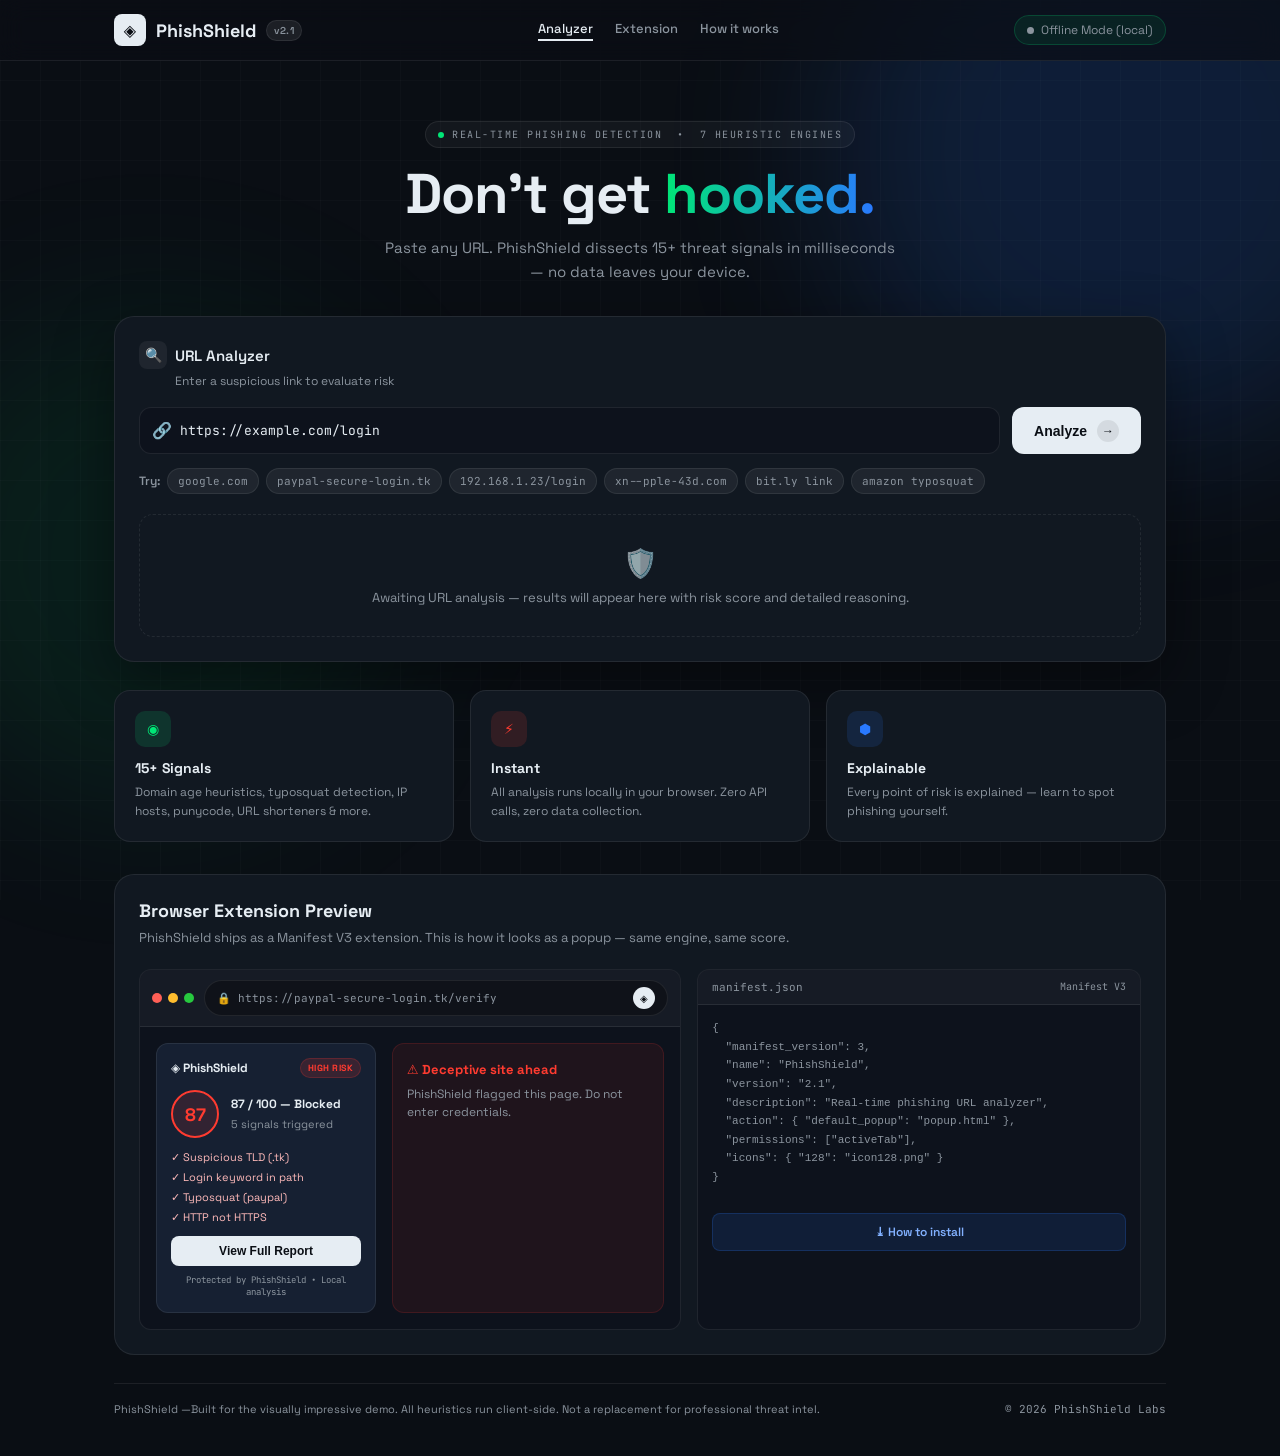
<file: index.html>
<!DOCTYPE html>
<html lang="en">
<head>
<meta charset="UTF-8">
<meta name="viewport" content="width=device-width, initial-scale=1.0">
<title>PhishShield — URL Threat Analyzer</title>
<link rel="stylesheet" href="style.css">
<link href="https://fonts.googleapis.com/css2?family=JetBrains+Mono:wght@400;700&family=Space+Grotesk:wght@400;500;600;700&display=swap" rel="stylesheet">
</head>
<body>
<div class="bg-grid"></div>
<div class="bg-glow glow-1"></div>
<div class="bg-glow glow-2"></div>

<header class="nav">
  <div class="nav-inner">
    <div class="logo">
      <div class="logo-icon">◈</div>
      <span>PhishShield</span>
      <span class="badge">v2.1</span>
    </div>
    <div class="nav-links">
      <span class="nav-link active">Analyzer</span>
      <span class="nav-link" onclick="document.getElementById('extension-preview').scrollIntoView({behavior:'smooth'})">Extension</span>
      <span class="nav-link" onclick="document.getElementById('how-it-works').scrollIntoView({behavior:'smooth'})">How it works</span>
    </div>
    <div class="nav-cta">
      <span class="shield-status"><span class="dot"></span> Protection Active</span>
    </div>
  </div>
</header>

<main class="container">
  <!-- Hero -->
  <div class="hero">
    <div class="hero-tag"><span class="pulse"></span> REAL-TIME PHISHING DETECTION &nbsp;•&nbsp; 7 HEURISTIC ENGINES</div>
    <h1>Don't get <span class="gradient">hooked.</span></h1>
    <p>Paste any URL. PhishShield dissects 15+ threat signals in milliseconds — no data leaves your device.</p>
  </div>

  <!-- Analyzer Card -->
  <div class="analyzer-card">
    <div class="card-header">
      <div class="card-title"><span class="icon">🔍</span> URL Analyzer</div>
      <div class="card-subtitle">Enter a suspicious link to evaluate risk</div>
    </div>

    <div class="input-row">
      <div class="input-wrap">
        <span class="input-icon">🔗</span>
        <input id="urlInput" type="text" placeholder="https://example.com/login" spellcheck="false" autocomplete="off">
        <button id="clearBtn" class="clear-btn" title="Clear">✕</button>
      </div>
      <button id="analyzeBtn" class="analyze-btn">
        <span>Analyze</span>
        <span class="btn-arrow">→</span>
      </button>
    </div>

    <div class="quick-tests">
      <span>Try:</span>
      <button class="chip" data-url="https://google.com">google.com</button>
      <button class="chip" data-url="http://paypal-secure-login.tk/verify/account?session=abc">paypal-secure-login.tk</button>
      <button class="chip" data-url="http://192.168.1.23/login">192.168.1.23/login</button>
      <button class="chip" data-url="https://xn--pple-43d.com/login">xn--pple-43d.com</button>
      <button class="chip" data-url="https://bit.ly/3xAmz12">bit.ly link</button>
      <button class="chip" data-url="https://amazon.com-signin.suspicious-site.ga/auth">amazon typosquat</button>
    </div>

    <!-- Results -->
    <div id="result" class="result hidden">
      <div class="result-grid">
        <!-- Score Gauge -->
        <div class="gauge-card">
          <div class="gauge-wrap">
            <svg width="160" height="160" viewBox="0 0 160 160">
              <circle cx="80" cy="80" r="70" fill="none" stroke="rgba(255,255,255,0.08)" stroke-width="12"/>
              <circle id="gaugeProgress" cx="80" cy="80" r="70" fill="none" stroke="#00E676" stroke-width="12" stroke-linecap="round"
                stroke-dasharray="439.82" stroke-dashoffset="439.82" transform="rotate(-90 80 80)"/>
            </svg>
            <div class="gauge-center">
              <div id="scoreValue" class="gauge-score">0</div>
              <div class="gauge-label">/ 100</div>
              <div id="riskLabel" class="gauge-risk">LOW RISK</div>
            </div>
          </div>
          <div id="riskDesc" class="risk-desc">No significant threats detected.</div>
          <div class="meta-row">
            <span id="metaDomain">—</span>
            <span id="metaTime">—</span>
          </div>
        </div>

        <!-- Reasons -->
        <div class="reasons-card">
          <div class="reasons-title">Detection Signals <span id="signalCount">0/15</span></div>
          <ul id="reasonsList" class="reasons-list"></ul>
        </div>
      </div>

      <!-- Breakdown -->
      <div class="breakdown">
        <div class="breakdown-title">Heuristic Breakdown</div>
        <div id="breakdownGrid" class="breakdown-grid"></div>
      </div>

      <div class="action-row">
        <div id="verdictBox" class="verdict safe">✓ This URL appears safe. Still verify the sender before entering credentials.</div>
        <button id="copyBtn" class="secondary-btn">Copy Report</button>
      </div>
    </div>

    <div id="emptyResult" class="empty-result">
      <div class="empty-icon">🛡️</div>
      <p>Awaiting URL analysis — results will appear here with risk score and detailed reasoning.</p>
    </div>
  </div>

  <!-- How it works -->
  <section id="how-it-works" class="features">
    <div class="feature">
      <div class="f-icon" style="background:#00E67622;color:#00E676">◉</div>
      <h3>15+ Signals</h3>
      <p>Domain age heuristics, typosquat detection, IP hosts, punycode, URL shorteners & more.</p>
    </div>
    <div class="feature">
      <div class="f-icon" style="background:#FF3B3022;color:#FF3B30">⚡</div>
      <h3>Instant</h3>
      <p>All analysis runs locally in your browser. Zero API calls, zero data collection.</p>
    </div>
    <div class="feature">
      <div class="f-icon" style="background:#2979FF22;color:#2979FF">⬢</div>
      <h3>Explainable</h3>
      <p>Every point of risk is explained — learn to spot phishing yourself.</p>
    </div>
  </section>

  <!-- Extension Preview -->
  <section id="extension-preview" class="extension-section">
    <div class="ext-header">
      <h2>Browser Extension Preview</h2>
      <p>PhishShield ships as a Manifest V3 extension. This is how it looks as a popup — same engine, same score.</p>
    </div>
    <div class="ext-demo">
      <div class="browser-mock">
        <div class="browser-bar">
          <div class="traffic"><span></span><span></span><span></span></div>
          <div class="address-bar">🔒 https://paypal-secure-login.tk/verify <span class="ext-icon">◈</span></div>
        </div>
        <div class="browser-body">
          <div class="ext-popup">
            <div class="ext-popup-header">
              <span class="ext-logo">◈ PhishShield</span>
              <span class="ext-badge high">HIGH RISK</span>
            </div>
            <div class="ext-score-row">
              <div class="ext-gauge">87</div>
              <div class="ext-score-info">
                <strong>87 / 100 — Blocked</strong>
                <span>5 signals triggered</span>
              </div>
            </div>
            <ul class="ext-list">
              <li>✓ Suspicious TLD (.tk)</li>
              <li>✓ Login keyword in path</li>
              <li>✓ Typosquat (paypal)</li>
              <li>✓ HTTP not HTTPS</li>
            </ul>
            <button class="ext-btn">View Full Report</button>
            <div class="ext-footer">Protected by PhishShield • Local analysis</div>
          </div>
          <div class="browser-warning">
            <strong>⚠️ Deceptive site ahead</strong>
            <p>PhishShield flagged this page. Do not enter credentials.</p>
          </div>
        </div>
      </div>
      <div class="ext-code">
        <div class="code-header">manifest.json <span>Manifest V3</span></div>
<pre><code>{
  "manifest_version": 3,
  "name": "PhishShield",
  "version": "2.1",
  "description": "Real-time phishing URL analyzer",
  "action": { "default_popup": "popup.html" },
  "permissions": ["activeTab"],
  "icons": { "128": "icon128.png" }
}</code></pre>
        <a class="download-btn" href="#" onclick="alert('Extension build: copy index.html logic into popup.html + add manifest.json from preview. All analysis is client-side — no build step needed.');return false;">⤓ How to install</a>
      </div>
    </div>
  </section>

  <footer class="footer">
    <span>PhishShield —Built for the visually impressive demo. All heuristics run client-side. Not a replacement for professional threat intel.</span>
    <span class="mono">© 2026 PhishShield Labs</span>
  </footer>
</main>

<script src="script.js"></script>
</body>
</html>
</file>
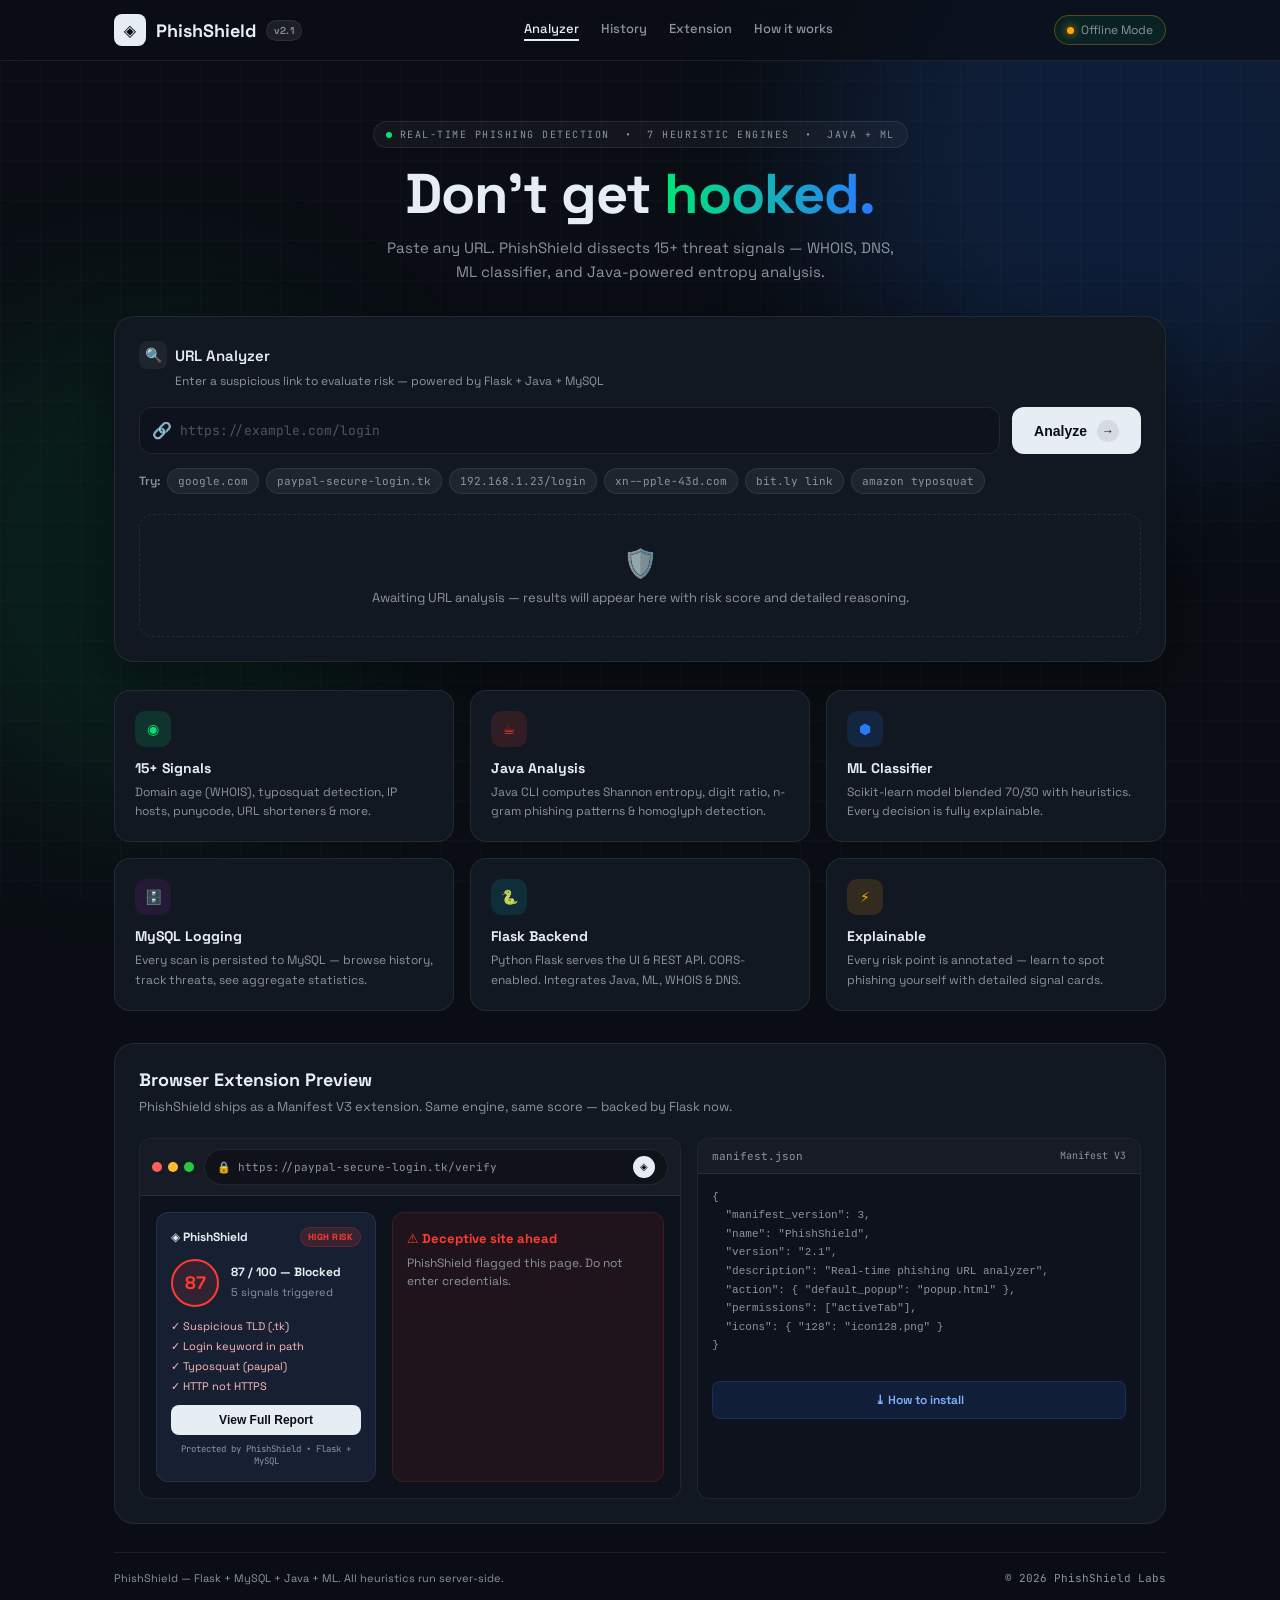
<file: templates/index.html>
<!DOCTYPE html>
<html lang="en">
<head>
<meta charset="UTF-8">
<meta name="viewport" content="width=device-width, initial-scale=1.0">
<title>PhishShield — URL Threat Analyzer</title>
<meta name="description" content="PhishShield analyzes URLs for phishing threats in real-time using 15+ heuristic engines, ML classification, WHOIS, DNS, and Java-powered domain analysis.">
<link rel="stylesheet" href="/static/style.css">
<link href="https://fonts.googleapis.com/css2?family=JetBrains+Mono:wght@400;700&family=Space+Grotesk:wght@400;500;600;700&display=swap" rel="stylesheet">
</head>
<body>
<div class="bg-grid"></div>
<div class="bg-glow glow-1"></div>
<div class="bg-glow glow-2"></div>

<!-- ── Navigation ─────────────────────────────────────────────────────────── -->
<header class="nav">
  <div class="nav-inner">
    <div class="logo">
      <div class="logo-icon">◈</div>
      <span>PhishShield</span>
      <span class="badge">v2.1</span>
    </div>
    <div class="nav-links">
      <span class="nav-link active" id="navAnalyzer" onclick="switchTab('analyzer')">Analyzer</span>
      <span class="nav-link" id="navHistory" onclick="switchTab('history')">History</span>
      <span class="nav-link" onclick="document.getElementById('extension-preview').scrollIntoView({behavior:'smooth'})">Extension</span>
      <span class="nav-link" onclick="document.getElementById('how-it-works').scrollIntoView({behavior:'smooth'})">How it works</span>
    </div>
    <div class="nav-right">
      <span class="shield-status" id="shieldStatus"><span class="dot"></span> Connecting…</span>
    </div>
  </div>
</header>

<main class="container">

  <!-- ════════════════════════════════════════════════════════════════════════ -->
  <!-- TAB: Analyzer                                                           -->
  <!-- ════════════════════════════════════════════════════════════════════════ -->
  <div id="tabAnalyzer">
    <!-- Hero -->
    <div class="hero">
      <div class="hero-tag"><span class="pulse"></span> REAL-TIME PHISHING DETECTION &nbsp;•&nbsp; 7 HEURISTIC ENGINES &nbsp;•&nbsp; JAVA + ML</div>
      <h1>Don't get <span class="gradient">hooked.</span></h1>
      <p>Paste any URL. PhishShield dissects 15+ threat signals — WHOIS, DNS, ML classifier, and Java-powered entropy analysis.</p>
    </div>

    <!-- Stats row (from DB) -->
    <div id="statsRow" class="stats-row hidden">
      <div class="stat-card">
        <div class="stat-value" id="statTotal">—</div>
        <div class="stat-label">Total Scans</div>
      </div>
      <div class="stat-card">
        <div class="stat-value" id="statAvg">—</div>
        <div class="stat-label">Avg Risk Score</div>
      </div>
      <div class="stat-card stat-danger">
        <div class="stat-value" id="statHigh">—</div>
        <div class="stat-label">High Risk</div>
      </div>
      <div class="stat-card stat-warn">
        <div class="stat-value" id="statMedium">—</div>
        <div class="stat-label">Medium Risk</div>
      </div>
      <div class="stat-card stat-safe">
        <div class="stat-value" id="statLow">—</div>
        <div class="stat-label">Low Risk</div>
      </div>
    </div>

    <!-- Analyzer Card -->
    <div class="analyzer-card">
      <div class="card-header">
        <div class="card-title"><span class="icon">🔍</span> URL Analyzer</div>
        <div class="card-subtitle">Enter a suspicious link to evaluate risk — powered by Flask + Java + MySQL</div>
      </div>

      <div class="input-row">
        <div class="input-wrap">
          <span class="input-icon">🔗</span>
          <input id="urlInput" type="text" placeholder="https://example.com/login" spellcheck="false" autocomplete="off">
          <button id="clearBtn" class="clear-btn" title="Clear">✕</button>
        </div>
        <button id="analyzeBtn" class="analyze-btn">
          <span>Analyze</span>
          <span class="btn-arrow">→</span>
        </button>
      </div>

      <div class="quick-tests">
        <span>Try:</span>
        <button class="chip" data-url="https://google.com">google.com</button>
        <button class="chip" data-url="http://paypal-secure-login.tk/verify/account?session=abc">paypal-secure-login.tk</button>
        <button class="chip" data-url="http://192.168.1.23/login">192.168.1.23/login</button>
        <button class="chip" data-url="https://xn--pple-43d.com/login">xn--pple-43d.com</button>
        <button class="chip" data-url="https://bit.ly/3xAmz12">bit.ly link</button>
        <button class="chip" data-url="https://amazon.com-signin.suspicious-site.ga/auth">amazon typosquat</button>
      </div>

      <!-- Results -->
      <div id="result" class="result hidden">
        <div class="result-grid">
          <!-- Score Gauge -->
          <div class="gauge-card">
            <div class="gauge-wrap">
              <svg width="160" height="160" viewBox="0 0 160 160">
                <circle cx="80" cy="80" r="70" fill="none" stroke="rgba(255,255,255,0.08)" stroke-width="12"/>
                <circle id="gaugeProgress" cx="80" cy="80" r="70" fill="none" stroke="#00E676" stroke-width="12"
                  stroke-linecap="round" stroke-dasharray="439.82" stroke-dashoffset="439.82" transform="rotate(-90 80 80)"/>
              </svg>
              <div class="gauge-center">
                <div id="scoreValue" class="gauge-score">0</div>
                <div class="gauge-label">/ 100</div>
                <div id="riskLabel" class="gauge-risk">LOW RISK</div>
              </div>
            </div>
            <div id="riskDesc" class="risk-desc">No significant threats detected.</div>
            <div class="meta-row">
              <span id="metaDomain">—</span>
              <span id="metaTime">—</span>
            </div>
            <!-- Java badge -->
            <div id="javaBadge" class="java-badge hidden">
              <span class="java-icon">☕</span>
              <span id="javaRisk">Java: —</span>
            </div>
            <!-- DB save badge -->
            <div id="dbBadge" class="db-badge hidden">🗄️ Saved to MySQL</div>
          </div>

          <!-- Signals -->
          <div class="reasons-card">
            <div class="reasons-title">Detection Signals <span id="signalCount">0/15</span></div>
            <ul id="reasonsList" class="reasons-list"></ul>
          </div>
        </div>

        <!-- Breakdown -->
        <div class="breakdown">
          <div class="breakdown-title">Heuristic Breakdown</div>
          <div id="breakdownGrid" class="breakdown-grid"></div>
        </div>

        <!-- Java Details panel -->
        <div id="javaPanel" class="java-panel hidden">
          <div class="java-panel-header">
            <span class="java-panel-icon">☕</span>
            <strong>Java Feature Analysis</strong>
            <span id="javaPanelRisk" class="java-risk-badge"></span>
          </div>
          <div id="javaDetails" class="java-details-grid"></div>
        </div>

        <div class="action-row">
          <div id="verdictBox" class="verdict safe">✓ This URL appears safe. Still verify the sender before entering credentials.</div>
          <button id="copyBtn" class="secondary-btn">Copy Report</button>
        </div>
      </div>

      <div id="emptyResult" class="empty-result">
        <div class="empty-icon">🛡️</div>
        <p>Awaiting URL analysis — results will appear here with risk score and detailed reasoning.</p>
      </div>
    </div>

    <!-- How it works -->
    <section id="how-it-works" class="features">
      <div class="feature">
        <div class="f-icon" style="background:#00E67622;color:#00E676">◉</div>
        <h3>15+ Signals</h3>
        <p>Domain age (WHOIS), typosquat detection, IP hosts, punycode, URL shorteners & more.</p>
      </div>
      <div class="feature">
        <div class="f-icon" style="background:#FF3B3022;color:#FF3B30">☕</div>
        <h3>Java Analysis</h3>
        <p>Java CLI computes Shannon entropy, digit ratio, n-gram phishing patterns & homoglyph detection.</p>
      </div>
      <div class="feature">
        <div class="f-icon" style="background:#2979FF22;color:#2979FF">⬢</div>
        <h3>ML Classifier</h3>
        <p>Scikit-learn model blended 70/30 with heuristics. Every decision is fully explainable.</p>
      </div>
      <div class="feature">
        <div class="f-icon" style="background:#9C27B022;color:#CE93D8">🗄️</div>
        <h3>MySQL Logging</h3>
        <p>Every scan is persisted to MySQL — browse history, track threats, see aggregate statistics.</p>
      </div>
      <div class="feature">
        <div class="f-icon" style="background:#00BCD422;color:#4DD0E1">🐍</div>
        <h3>Flask Backend</h3>
        <p>Python Flask serves the UI & REST API. CORS-enabled. Integrates Java, ML, WHOIS & DNS.</p>
      </div>
      <div class="feature">
        <div class="f-icon" style="background:#FFAB0022;color:#FFAB00">⚡</div>
        <h3>Explainable</h3>
        <p>Every risk point is annotated — learn to spot phishing yourself with detailed signal cards.</p>
      </div>
    </section>

    <!-- Extension Preview -->
    <section id="extension-preview" class="extension-section">
      <div class="ext-header">
        <h2>Browser Extension Preview</h2>
        <p>PhishShield ships as a Manifest V3 extension. Same engine, same score — backed by Flask now.</p>
      </div>
      <div class="ext-demo">
        <div class="browser-mock">
          <div class="browser-bar">
            <div class="traffic"><span></span><span></span><span></span></div>
            <div class="address-bar">🔒 https://paypal-secure-login.tk/verify <span class="ext-icon">◈</span></div>
          </div>
          <div class="browser-body">
            <div class="ext-popup">
              <div class="ext-popup-header">
                <span class="ext-logo">◈ PhishShield</span>
                <span class="ext-badge high">HIGH RISK</span>
              </div>
              <div class="ext-score-row">
                <div class="ext-gauge">87</div>
                <div class="ext-score-info">
                  <strong>87 / 100 — Blocked</strong>
                  <span>5 signals triggered</span>
                </div>
              </div>
              <ul class="ext-list">
                <li>✓ Suspicious TLD (.tk)</li>
                <li>✓ Login keyword in path</li>
                <li>✓ Typosquat (paypal)</li>
                <li>✓ HTTP not HTTPS</li>
              </ul>
              <button class="ext-btn">View Full Report</button>
              <div class="ext-footer">Protected by PhishShield • Flask + MySQL</div>
            </div>
            <div class="browser-warning">
              <strong>⚠️ Deceptive site ahead</strong>
              <p>PhishShield flagged this page. Do not enter credentials.</p>
            </div>
          </div>
        </div>
        <div class="ext-code">
          <div class="code-header">manifest.json <span>Manifest V3</span></div>
<pre><code>{
  "manifest_version": 3,
  "name": "PhishShield",
  "version": "2.1",
  "description": "Real-time phishing URL analyzer",
  "action": { "default_popup": "popup.html" },
  "permissions": ["activeTab"],
  "icons": { "128": "icon128.png" }
}</code></pre>
          <a class="download-btn" href="#" onclick="alert('Extension: copy popup logic + manifest. Backend now runs on Flask at port 5000.');return false;">⤓ How to install</a>
        </div>
      </div>
    </section>

    <footer class="footer">
      <span>PhishShield — Flask + MySQL + Java + ML. All heuristics run server-side.</span>
      <span class="mono">© 2026 PhishShield Labs</span>
    </footer>
  </div>

  <!-- ════════════════════════════════════════════════════════════════════════ -->
  <!-- TAB: History                                                             -->
  <!-- ════════════════════════════════════════════════════════════════════════ -->
  <div id="tabHistory" class="hidden">
    <div class="hero" style="padding-bottom:12px">
      <div class="hero-tag"><span class="pulse"></span> MYSQL SCAN HISTORY</div>
      <h1>Scan <span class="gradient">History</span></h1>
      <p>All URL analyses are persisted to MySQL. Browse your scan log below.</p>
    </div>

    <div class="history-toolbar">
      <button class="secondary-btn" id="refreshHistoryBtn" onclick="loadHistory()">⟳ Refresh</button>
      <div id="historyDbStatus" class="history-db-status"></div>
    </div>

    <div id="historyEmpty" class="empty-result hidden">
      <div class="empty-icon">🗄️</div>
      <p>No scans recorded yet — or MySQL is unavailable. Run an analysis first.</p>
    </div>

    <div id="historyTable" class="history-table-wrap hidden">
      <table class="history-table">
        <thead>
          <tr>
            <th>#</th>
            <th>Hostname</th>
            <th>Score</th>
            <th>Level</th>
            <th>ML Score</th>
            <th>Java Entropy</th>
            <th>Analyzed At</th>
          </tr>
        </thead>
        <tbody id="historyBody"></tbody>
      </table>
    </div>

    <div id="historyLoading" class="history-loading">
      <div class="spinner"></div>
      <span>Loading from MySQL…</span>
    </div>
  </div>

</main>

<script src="/static/script.js"></script>
</body>
</html>
</file>
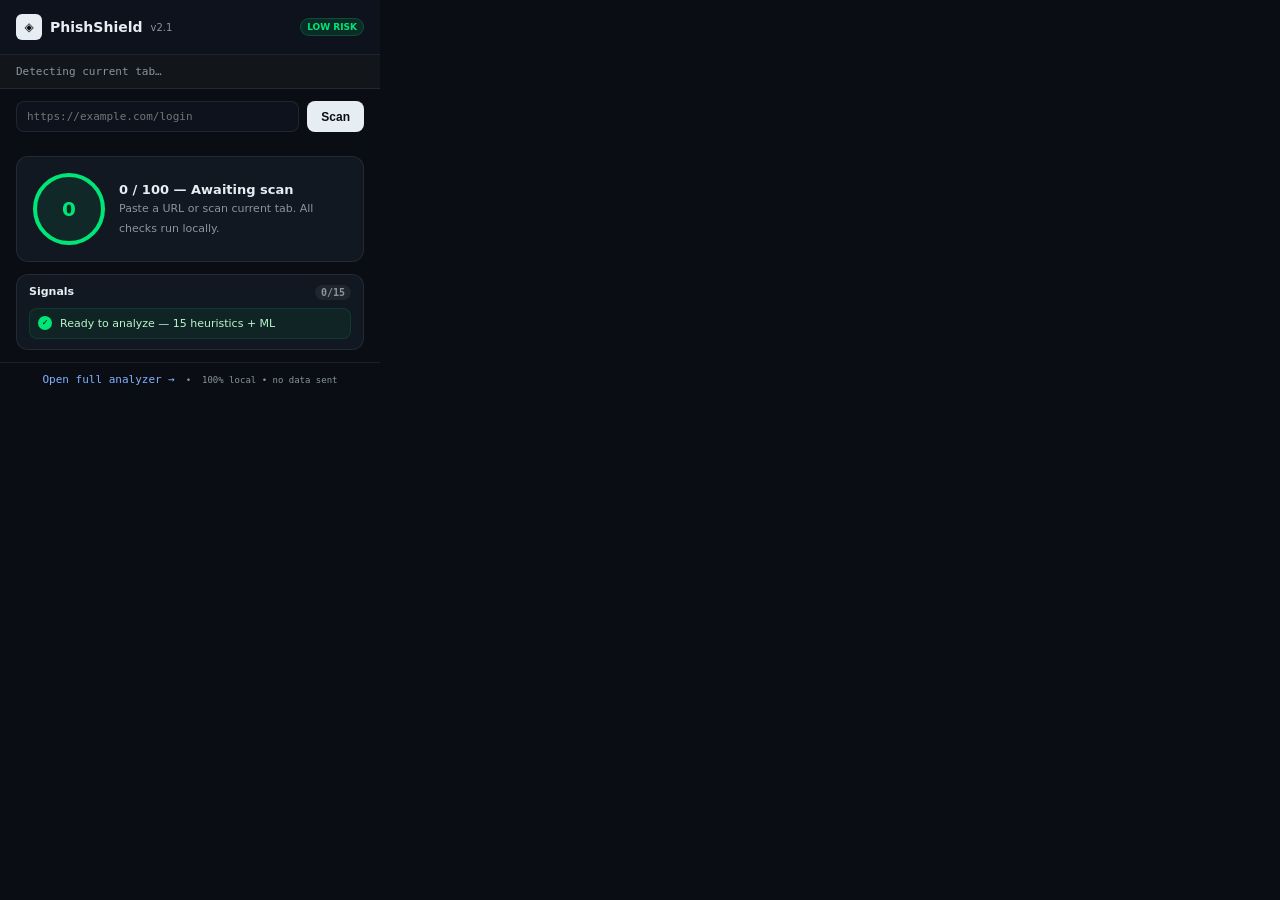
<file: extension/popup.html>
<!DOCTYPE html>
<html lang="en">
<head>
<meta charset="UTF-8">
<meta name="viewport" content="width=device-width, initial-scale=1.0">
<title>PhishShield</title>
<style>
*{margin:0;padding:0;box-sizing:border-box}
:root{--bg:#0A0E14;--card:#111821;--border:rgba(255,255,255,0.08);--text:#E6EDF3;--muted:#8B949E;--green:#00E676;--yellow:#FFAB00;--red:#FF3B30}
body{width:380px;font-family:'Space Grotesk',system-ui,sans-serif;background:var(--bg);color:var(--text);padding:0}
.header{padding:14px 16px;display:flex;justify-content:space-between;align-items:center;border-bottom:1px solid var(--border);background:#0D121C}
.logo{display:flex;align-items:center;gap:8px;font-weight:700;font-size:14px}
.logo-icon{width:26px;height:26px;display:grid;place-items:center;background:var(--text);color:var(--bg);border-radius:6px;font-size:12px}
.badge{font-size:9px;padding:3px 6px;border-radius:20px;background:rgba(0,230,118,0.12);border:1px solid rgba(0,230,118,0.2);color:var(--green);font-weight:700}
.current-url{padding:10px 16px;background:rgba(255,255,255,0.03);border-bottom:1px solid var(--border);font-family:monospace;font-size:11px;color:var(--muted);word-break:break-all}
.input-row{padding:12px 16px;display:flex;gap:8px}
.input-row input{flex:1;background:#0D121C;border:1px solid var(--border);border-radius:8px;padding:8px 10px;color:var(--text);font-family:monospace;font-size:11px;outline:none}
.input-row input:focus{border-color:rgba(41,121,255,0.5)}
.btn{background:var(--text);color:var(--bg);border:none;border-radius:8px;padding:8px 14px;font-weight:700;font-size:12px;cursor:pointer}
.btn:active{transform:scale(0.98)}
.gauge-card{margin:12px 16px;background:var(--card);border:1px solid var(--border);border-radius:12px;padding:16px;display:flex;gap:14px;align-items:center}
.gauge{width:72px;height:72px;border-radius:50%;display:grid;place-items:center;font-weight:800;font-size:20px;border:4px solid var(--green);color:var(--green);flex-shrink:0}
.gauge.high{border-color:var(--red);color:var(--red);background:rgba(255,59,48,0.08)}
.gauge.med{border-color:var(--yellow);color:var(--yellow);background:rgba(255,171,0,0.08)}
.gauge.low{border-color:var(--green);color:var(--green);background:rgba(0,230,118,0.08)}
.score-info{flex:1}
.score-info strong{font-size:13px;display:block}
.score-info span{font-size:11px;color:var(--muted);line-height:1.4}
.reasons{margin:0 16px 12px;background:var(--card);border:1px solid var(--border);border-radius:12px;padding:10px 12px}
.reasons-title{font-size:11px;font-weight:700;margin-bottom:8px;display:flex;justify-content:space-between}
.reasons-title span{font-family:monospace;font-size:10px;color:var(--muted);background:rgba(255,255,255,0.06);padding:2px 6px;border-radius:20px}
.reasons ul{list-style:none;display:flex;flex-direction:column;gap:6px;max-height:160px;overflow-y:auto}
.reasons li{font-size:11px;padding:7px 8px;border-radius:8px;display:flex;gap:8px;align-items:flex-start;line-height:1.4}
.reasons li.triggered{background:rgba(255,59,48,0.06);border:1px solid rgba(255,59,48,0.12);color:#FFBABA}
.reasons li.safe{background:rgba(0,230,118,0.06);border:1px solid rgba(0,230,118,0.12);color:#B9F6CA}
.dot{width:14px;height:14px;border-radius:50%;display:grid;place-items:center;font-size:8px;flex-shrink:0}
.triggered .dot{background:var(--red);color:white}
.safe .dot{background:var(--green);color:#0A0E14}
.footer{padding:10px 16px;text-align:center;font-size:9px;color:var(--muted);font-family:monospace;border-top:1px solid var(--border)}
.link{color:#82B1FF;text-decoration:none;font-size:11px}
</style>
</head>
<body>
<div class="header">
  <div class="logo"><span class="logo-icon">◈</span> PhishShield <span style="font-weight:400;color:var(--muted);font-size:10px">v2.1</span></div>
  <span class="badge" id="riskBadge">LOW RISK</span>
</div>
<div class="current-url" id="currentUrl">Detecting current tab…</div>
<div class="input-row">
  <input id="urlInput" placeholder="https://example.com/login" spellcheck="false">
  <button class="btn" id="analyzeBtn">Scan</button>
</div>
<div class="gauge-card">
  <div class="gauge low" id="gauge">0</div>
  <div class="score-info">
    <strong id="scoreText">0 / 100 — Awaiting scan</strong>
    <span id="descText">Paste a URL or scan current tab. All checks run locally.</span>
  </div>
</div>
<div class="reasons">
  <div class="reasons-title">Signals <span id="signalCount">0/15</span></div>
  <ul id="reasonsList"><li class="safe"><span class="dot">✓</span> Ready to analyze — 15 heuristics + ML</li></ul>
</div>
<div class="footer">
  <a class="link" href="#" id="fullReport">Open full analyzer →</a> &nbsp;•&nbsp; 100% local • no data sent
</div>
<script src="popup.js"></script>
</body>
</html>
</file>
<file: style.css>
*{margin:0;padding:0;box-sizing:border-box}
:root{--bg:#0A0E14;--card:#111821;--card2:#162032;--border:rgba(255,255,255,0.08);--text:#E6EDF3;--muted:#8B949E;--green:#00E676;--yellow:#FFAB00;--red:#FF3B30;--blue:#2979FF}
body{font-family:'Space Grotesk',system-ui,sans-serif;background:var(--bg);color:var(--text);min-height:100vh;overflow-x:hidden;position:relative}
.mono{font-family:'JetBrains Mono',monospace}

/* Background */
.bg-grid{position:fixed;inset:0;background-image:linear-gradient(rgba(255,255,255,0.02) 1px, transparent 1px),linear-gradient(90deg, rgba(255,255,255,0.02) 1px, transparent 1px);background-size:40px 40px;pointer-events:none;z-index:0}
.bg-glow{position:fixed;border-radius:50%;filter:blur(80px);pointer-events:none;z-index:0}
.glow-1{width:600px;height:600px;background:rgba(41,121,255,0.15);top:-150px;right:-150px}
.glow-2{width:500px;height:500px;background:rgba(0,230,118,0.08);bottom:10%;left:-100px}

/* Nav */
.nav{position:sticky;top:0;z-index:10;backdrop-filter:blur(12px);background:rgba(10,14,20,0.7);border-bottom:1px solid var(--border)}
.nav-inner{max-width:1100px;margin:0 auto;padding:14px 24px;display:flex;align-items:center;justify-content:space-between;gap:16px}
.logo{display:flex;align-items:center;gap:10px;font-weight:700;font-size:18px}
.logo-icon{width:32px;height:32px;display:grid;place-items:center;background:var(--text);color:var(--bg);border-radius:8px;font-size:16px}
.badge{font-size:10px;padding:3px 7px;border-radius:20px;background:rgba(255,255,255,0.08);border:1px solid var(--border);color:var(--muted);font-weight:600;letter-spacing:0.5px}
.nav-links{display:flex;gap:22px;color:var(--muted);font-size:13px;font-weight:500}
.nav-link{cursor:pointer;padding-bottom:2px;border-bottom:2px solid transparent}
.nav-link.active{color:var(--text);border-color:var(--text)}
.shield-status{display:flex;align-items:center;gap:7px;font-size:12px;color:var(--muted);padding:6px 12px;border-radius:20px;background:rgba(0,230,118,0.08);border:1px solid rgba(0,230,118,0.2)}
.dot{width:7px;height:7px;border-radius:50%;background:var(--green);box-shadow:0 0 8px var(--green);animation:pulseDot 2s infinite}
@keyframes pulseDot{0%,100%{opacity:1}50%{opacity:0.6}}

/* Container */
.container{max-width:1100px;margin:0 auto;padding:32px 24px 40px;position:relative;z-index:1}
.hero{text-align:center;padding:28px 0 24px}
.hero-tag{font-family:'JetBrains Mono',monospace;font-size:10px;letter-spacing:1.5px;color:var(--muted);display:inline-flex;align-items:center;gap:8px;padding:6px 12px;border-radius:20px;background:rgba(255,255,255,0.04);border:1px solid var(--border);margin-bottom:18px}
.pulse{width:6px;height:6px;background:var(--green);border-radius:50%;animation:pulseDot 1.5s infinite}
.hero h1{font-size:clamp(36px,6vw,56px);font-weight:700;letter-spacing:-1px;line-height:1}
.gradient{background:linear-gradient(90deg,#00E676,#2979FF);-webkit-background-clip:text;-webkit-text-fill-color:transparent}
.hero p{color:var(--muted);font-size:15px;max-width:520px;margin:14px auto 0;line-height:1.6}

/* Analyzer Card */
.analyzer-card{background:var(--card);border:1px solid var(--border);border-radius:20px;padding:24px;box-shadow:0 20px 60px rgba(0,0,0,0.4);margin-top:8px}
.card-title{font-weight:600;font-size:15px;display:flex;align-items:center;gap:8px}
.card-title .icon{width:28px;height:28px;display:grid;place-items:center;background:rgba(255,255,255,0.06);border-radius:8px;font-size:14px}
.card-subtitle{color:var(--muted);font-size:12px;margin-top:4px;margin-left:36px}
.input-row{display:flex;gap:12px;margin-top:18px}
.input-wrap{flex:1;display:flex;align-items:center;gap:8px;background:#0D121C;border:1px solid var(--border);border-radius:12px;padding:0 12px;transition:border-color 0.2s, box-shadow 0.2s}
.input-wrap:focus-within{border-color:rgba(41,121,255,0.5);box-shadow:0 0 0 3px rgba(41,121,255,0.15)}
.input-icon{color:var(--muted);font-size:16px}
.input-wrap input{flex:1;background:transparent;border:none;outline:none;color:var(--text);font-family:'JetBrains Mono',monospace;font-size:13px;padding:14px 0}
.input-wrap input::placeholder{color:#4A5568}
.clear-btn{background:none;border:none;color:var(--muted);cursor:pointer;padding:4px 6px;border-radius:6px;display:none}
.clear-btn.visible{display:block}
.analyze-btn{display:flex;align-items:center;gap:10px;background:var(--text);color:var(--bg);border:none;border-radius:12px;padding:0 22px;font-weight:700;font-size:14px;cursor:pointer;transition:transform 0.1s, opacity 0.2s;white-space:nowrap}
.analyze-btn:hover{transform:translateY(-1px)}
.analyze-btn:active{transform:translateY(0)}
.btn-arrow{width:22px;height:22px;display:grid;place-items:center;background:rgba(0,0,0,0.08);border-radius:50%;font-size:12px}
.quick-tests{display:flex;flex-wrap:wrap;align-items:center;gap:7px;margin-top:14px;font-size:12px;color:var(--muted)}
.quick-tests span{font-weight:600}
.chip{background:rgba(255,255,255,0.06);border:1px solid var(--border);color:var(--muted);padding:5px 10px;border-radius:20px;font-size:11px;font-family:'JetBrains Mono',monospace;cursor:pointer;transition:all 0.2s}
.chip:hover{background:rgba(255,255,255,0.1);color:var(--text);border-color:rgba(255,255,255,0.15)}

/* Result */
.result{margin-top:22px;animation:slideUp 0.4s ease}
.hidden{display:none}
.empty-result{text-align:center;padding:30px 20px;color:var(--muted);font-size:13px;border:1px dashed var(--border);border-radius:14px;margin-top:20px}
.empty-icon{font-size:28px;margin-bottom:8px;opacity:0.7}
@keyframes slideUp{from{opacity:0;transform:translateY(10px)}to{opacity:1;transform:translateY(0)}}
.result-grid{display:grid;grid-template-columns:300px 1fr;gap:16px}
@media(max-width:760px){.result-grid{grid-template-columns:1fr} .input-row{flex-direction:column} .analyze-btn{justify-content:center;padding:14px}}
.gauge-card{background:var(--card2);border:1px solid var(--border);border-radius:16px;padding:20px;display:flex;flex-direction:column;align-items:center;text-align:center}
.gauge-wrap{position:relative;width:160px;height:160px}
.gauge-center{position:absolute;inset:0;display:flex;flex-direction:column;align-items:center;justify-content:center}
.gauge-score{font-size:42px;font-weight:800;line-height:1}
.gauge-label{font-size:11px;color:var(--muted);font-family:'JetBrains Mono',monospace;letter-spacing:1px}
.gauge-risk{font-size:11px;font-weight:700;letter-spacing:1px;padding:4px 10px;border-radius:20px;margin-top:6px}
.risk-low{color:var(--green);background:rgba(0,230,118,0.12);border:1px solid rgba(0,230,118,0.2)}
.risk-medium{color:var(--yellow);background:rgba(255,171,0,0.12);border:1px solid rgba(255,171,0,0.2)}
.risk-high{color:var(--red);background:rgba(255,59,48,0.12);border:1px solid rgba(255,59,48,0.2)}
.risk-desc{font-size:12px;color:var(--muted);margin-top:14px;line-height:1.5}
.meta-row{display:flex;gap:10px;margin-top:12px;font-family:'JetBrains Mono',monospace;font-size:10px;color:var(--muted)}
.meta-row span{padding:4px 8px;background:rgba(255,255,255,0.04);border:1px solid var(--border);border-radius:20px}

.reasons-card{background:var(--card2);border:1px solid var(--border);border-radius:16px;padding:18px}
.reasons-title{font-size:12px;font-weight:700;letter-spacing:0.5px;display:flex;justify-content:space-between;align-items:center;margin-bottom:12px}
.reasons-title span{font-family:'JetBrains Mono',monospace;font-size:11px;color:var(--muted);padding:3px 8px;background:rgba(255,255,255,0.06);border-radius:20px}
.reasons-list{list-style:none;display:flex;flex-direction:column;gap:8px;max-height:320px;overflow-y:auto;padding-right:4px}
.reasons-list li{display:flex;gap:10px;align-items:flex-start;font-size:12px;line-height:1.5;padding:10px 12px;border-radius:10px;border:1px solid transparent}
.reasons-list li.triggered{background:rgba(255,59,48,0.06);border-color:rgba(255,59,48,0.15);color:#FFBABA}
.reasons-list li.safe{background:rgba(0,230,118,0.06);border-color:rgba(0,230,118,0.12);color:#B9F6CA}
.reasons-list li.neutral{background:rgba(255,255,255,0.03);border-color:var(--border);color:var(--muted)}
.reason-icon{flex-shrink:0;width:20px;height:20px;display:grid;place-items:center;border-radius:50%;font-size:10px;font-weight:700}
.triggered .reason-icon{background:var(--red);color:white}
.safe .reason-icon{background:var(--green);color:#0A0E14}
.neutral .reason-icon{background:rgba(255,255,255,0.08);color:var(--muted)}
.reason-text strong{color:inherit}
.reason-points{margin-left:auto;font-family:'JetBrains Mono',monospace;font-size:10px;padding:2px 6px;border-radius:20px;background:rgba(0,0,0,0.2);flex-shrink:0}

/* Breakdown */
.breakdown{margin-top:16px;background:var(--card2);border:1px solid var(--border);border-radius:16px;padding:18px}
.breakdown-title{font-size:12px;font-weight:700;letter-spacing:0.5px;margin-bottom:14px}
.breakdown-grid{display:grid;grid-template-columns:repeat(auto-fill,minmax(210px,1fr));gap:10px}
.breakdown-item{background:rgba(255,255,255,0.03);border:1px solid var(--border);border-radius:10px;padding:10px 12px}
.breakdown-item-head{display:flex;justify-content:space-between;align-items:center;font-size:11px;font-weight:600;margin-bottom:6px}
.breakdown-bar{height:6px;background:rgba(255,255,255,0.08);border-radius:20px;overflow:hidden}
.breakdown-fill{height:100%;border-radius:20px;transition:width 0.8s ease}
.badge-points{font-family:'JetBrains Mono',monospace;font-size:10px;padding:2px 6px;border-radius:20px}

.action-row{margin-top:16px;display:flex;gap:12px;flex-wrap:wrap;align-items:center}
.verdict{flex:1;font-size:12px;padding:12px 14px;border-radius:10px;font-weight:500;line-height:1.5}
.verdict.safe{background:rgba(0,230,118,0.08);border:1px solid rgba(0,230,118,0.2);color:#B9F6CA}
.verdict.warn{background:rgba(255,171,0,0.08);border:1px solid rgba(255,171,0,0.2);color:#FFE082}
.verdict.danger{background:rgba(255,59,48,0.08);border:1px solid rgba(255,59,48,0.2);color:#FFBABA}
.secondary-btn{background:transparent;border:1px solid var(--border);color:var(--text);padding:10px 16px;border-radius:10px;font-size:12px;font-weight:600;cursor:pointer}
.secondary-btn:hover{background:rgba(255,255,255,0.06)}

/* Features */
.features{display:grid;grid-template-columns:repeat(3,1fr);gap:16px;margin-top:28px}
@media(max-width:760px){.features{grid-template-columns:1fr}}
.feature{background:var(--card);border:1px solid var(--border);border-radius:16px;padding:20px}
.f-icon{width:36px;height:36px;display:grid;place-items:center;border-radius:10px;font-size:14px;margin-bottom:12px}
.feature h3{font-size:14px;margin-bottom:6px}
.feature p{font-size:12px;color:var(--muted);line-height:1.6}

/* Extension Section */
.extension-section{margin-top:32px;background:var(--card);border:1px solid var(--border);border-radius:20px;padding:24px}
.ext-header h2{font-size:18px;margin-bottom:6px}
.ext-header p{color:var(--muted);font-size:13px;line-height:1.6}
.ext-demo{display:grid;grid-template-columns:1.1fr 0.9fr;gap:16px;margin-top:20px}
@media(max-width:860px){.ext-demo{grid-template-columns:1fr}}
.browser-mock{background:#0D121C;border:1px solid var(--border);border-radius:12px;overflow:hidden}
.browser-bar{display:flex;align-items:center;gap:10px;padding:10px 12px;background:rgba(255,255,255,0.04);border-bottom:1px solid var(--border)}
.traffic{display:flex;gap:6px}
.traffic span{width:10px;height:10px;border-radius:50%;background:rgba(255,255,255,0.15)}
.traffic span:nth-child(1){background:#FF5F56}
.traffic span:nth-child(2){background:#FFBD2E}
.traffic span:nth-child(3){background:#27C93F}
.address-bar{flex:1;background:rgba(0,0,0,0.3);border:1px solid var(--border);border-radius:20px;padding:6px 12px;font-family:'JetBrains Mono',monospace;font-size:11px;color:var(--muted);display:flex;justify-content:space-between;align-items:center}
.ext-icon{width:22px;height:22px;display:grid;place-items:center;background:var(--text);color:var(--bg);border-radius:50%;font-size:10px}
.browser-body{padding:16px;display:grid;grid-template-columns:220px 1fr;gap:16px}
@media(max-width:600px){.browser-body{grid-template-columns:1fr}}
.ext-popup{background:var(--card2);border:1px solid var(--border);border-radius:12px;padding:14px}
.ext-popup-header{display:flex;justify-content:space-between;align-items:center;font-size:12px;font-weight:700;margin-bottom:12px}
.ext-badge{font-size:9px;padding:3px 7px;border-radius:20px;font-weight:800;letter-spacing:0.5px}
.ext-badge.high{background:rgba(255,59,48,0.15);color:var(--red);border:1px solid rgba(255,59,48,0.2)}
.ext-score-row{display:flex;gap:12px;align-items:center;margin-bottom:12px}
.ext-gauge{width:48px;height:48px;display:grid;place-items:center;background:rgba(255,59,48,0.12);border:2px solid var(--red);color:var(--red);border-radius:50%;font-weight:800;font-size:18px}
.ext-score-info strong{font-size:12px;display:block}
.ext-score-info span{font-size:11px;color:var(--muted)}
.ext-list{list-style:none;display:flex;flex-direction:column;gap:6px;font-size:11px;color:#FFBABA;margin-bottom:12px}
.ext-btn{width:100%;background:var(--text);color:var(--bg);border:none;padding:8px;border-radius:8px;font-weight:700;font-size:12px;cursor:pointer}
.ext-footer{font-size:9px;color:var(--muted);text-align:center;margin-top:8px;font-family:'JetBrains Mono',monospace}
.browser-warning{background:rgba(255,59,48,0.08);border:1px solid rgba(255,59,48,0.15);border-radius:12px;padding:14px}
.browser-warning strong{font-size:13px;color:var(--red)}
.browser-warning p{font-size:12px;color:var(--muted);margin-top:6px;line-height:1.5}
.ext-code{background:#0D121C;border:1px solid var(--border);border-radius:12px;overflow:hidden;display:flex;flex-direction:column}
.code-header{padding:10px 14px;background:rgba(255,255,255,0.04);border-bottom:1px solid var(--border);font-family:'JetBrains Mono',monospace;font-size:11px;display:flex;justify-content:space-between;color:var(--muted)}
.code-header span{color:var(--muted);font-size:10px}
.ext-code pre{padding:14px;font-family:'JetBrains Mono',monospace;font-size:11px;color:#8B949E;overflow-x:auto;line-height:1.6}
.download-btn{margin:12px 14px;padding:10px;text-align:center;background:rgba(41,121,255,0.12);border:1px solid rgba(41,121,255,0.2);color:#82B1FF;border-radius:8px;font-size:12px;font-weight:600;text-decoration:none}
.footer{margin-top:28px;padding-top:18px;border-top:1px solid var(--border);display:flex;justify-content:space-between;flex-wrap:wrap;gap:10px;color:var(--muted);font-size:11px}
@media(max-width:600px){.nav-links{display:none}}
</file>
<file: static/style.css>
*{margin:0;padding:0;box-sizing:border-box}
:root{--bg:#0A0E14;--card:#111821;--card2:#162032;--border:rgba(255,255,255,0.08);--text:#E6EDF3;--muted:#8B949E;--green:#00E676;--yellow:#FFAB00;--red:#FF3B30;--blue:#2979FF;--purple:#CE93D8}
body{font-family:'Space Grotesk',system-ui,sans-serif;background:var(--bg);color:var(--text);min-height:100vh;overflow-x:hidden;position:relative}
.mono{font-family:'JetBrains Mono',monospace}

/* Background */
.bg-grid{position:fixed;inset:0;background-image:linear-gradient(rgba(255,255,255,0.02) 1px, transparent 1px),linear-gradient(90deg, rgba(255,255,255,0.02) 1px, transparent 1px);background-size:40px 40px;pointer-events:none;z-index:0}
.bg-glow{position:fixed;border-radius:50%;filter:blur(80px);pointer-events:none;z-index:0}
.glow-1{width:600px;height:600px;background:rgba(41,121,255,0.15);top:-150px;right:-150px}
.glow-2{width:500px;height:500px;background:rgba(0,230,118,0.08);bottom:10%;left:-100px}

/* Nav */
.nav{position:sticky;top:0;z-index:10;backdrop-filter:blur(12px);background:rgba(10,14,20,0.7);border-bottom:1px solid var(--border)}
.nav-inner{max-width:1100px;margin:0 auto;padding:14px 24px;display:flex;align-items:center;justify-content:space-between;gap:16px}
.logo{display:flex;align-items:center;gap:10px;font-weight:700;font-size:18px}
.logo-icon{width:32px;height:32px;display:grid;place-items:center;background:var(--text);color:var(--bg);border-radius:8px;font-size:16px}
.badge{font-size:10px;padding:3px 7px;border-radius:20px;background:rgba(255,255,255,0.08);border:1px solid var(--border);color:var(--muted);font-weight:600;letter-spacing:0.5px}
.nav-links{display:flex;gap:22px;color:var(--muted);font-size:13px;font-weight:500}
.nav-link{cursor:pointer;padding-bottom:2px;border-bottom:2px solid transparent;transition:color 0.2s,border-color 0.2s}
.nav-link:hover{color:var(--text)}
.nav-link.active{color:var(--text);border-color:var(--text)}
.nav-right{display:flex;align-items:center;gap:10px}
.shield-status{display:flex;align-items:center;gap:7px;font-size:12px;color:var(--muted);padding:6px 12px;border-radius:20px;background:rgba(0,230,118,0.08);border:1px solid rgba(0,230,118,0.2);transition:all 0.3s}
.dot{width:7px;height:7px;border-radius:50%;background:var(--green);box-shadow:0 0 8px var(--green);animation:pulseDot 2s infinite}
@keyframes pulseDot{0%,100%{opacity:1}50%{opacity:0.6}}

/* Container */
.container{max-width:1100px;margin:0 auto;padding:32px 24px 40px;position:relative;z-index:1}
.hero{text-align:center;padding:28px 0 24px}
.hero-tag{font-family:'JetBrains Mono',monospace;font-size:10px;letter-spacing:1.5px;color:var(--muted);display:inline-flex;align-items:center;gap:8px;padding:6px 12px;border-radius:20px;background:rgba(255,255,255,0.04);border:1px solid var(--border);margin-bottom:18px}
.pulse{width:6px;height:6px;background:var(--green);border-radius:50%;animation:pulseDot 1.5s infinite}
.hero h1{font-size:clamp(36px,6vw,56px);font-weight:700;letter-spacing:-1px;line-height:1}
.gradient{background:linear-gradient(90deg,#00E676,#2979FF);-webkit-background-clip:text;-webkit-text-fill-color:transparent}
.hero p{color:var(--muted);font-size:15px;max-width:520px;margin:14px auto 0;line-height:1.6}

/* Stats Row */
.stats-row{display:flex;gap:12px;flex-wrap:wrap;margin-bottom:18px}
.stat-card{flex:1;min-width:130px;background:var(--card);border:1px solid var(--border);border-radius:14px;padding:14px 16px;text-align:center;transition:border-color 0.2s}
.stat-card:hover{border-color:rgba(255,255,255,0.15)}
.stat-value{font-size:24px;font-weight:800;font-family:'JetBrains Mono',monospace;margin-bottom:4px}
.stat-label{font-size:11px;color:var(--muted);letter-spacing:0.5px}
.stat-danger .stat-value{color:var(--red)}
.stat-warn   .stat-value{color:var(--yellow)}
.stat-safe   .stat-value{color:var(--green)}

/* Analyzer Card */
.analyzer-card{background:var(--card);border:1px solid var(--border);border-radius:20px;padding:24px;box-shadow:0 20px 60px rgba(0,0,0,0.4);margin-top:8px}
.card-title{font-weight:600;font-size:15px;display:flex;align-items:center;gap:8px}
.card-title .icon{width:28px;height:28px;display:grid;place-items:center;background:rgba(255,255,255,0.06);border-radius:8px;font-size:14px}
.card-subtitle{color:var(--muted);font-size:12px;margin-top:4px;margin-left:36px}
.input-row{display:flex;gap:12px;margin-top:18px}
.input-wrap{flex:1;display:flex;align-items:center;gap:8px;background:#0D121C;border:1px solid var(--border);border-radius:12px;padding:0 12px;transition:border-color 0.2s, box-shadow 0.2s}
.input-wrap:focus-within{border-color:rgba(41,121,255,0.5);box-shadow:0 0 0 3px rgba(41,121,255,0.15)}
.input-icon{color:var(--muted);font-size:16px}
.input-wrap input{flex:1;background:transparent;border:none;outline:none;color:var(--text);font-family:'JetBrains Mono',monospace;font-size:13px;padding:14px 0}
.input-wrap input::placeholder{color:#4A5568}
.clear-btn{background:none;border:none;color:var(--muted);cursor:pointer;padding:4px 6px;border-radius:6px;display:none}
.clear-btn.visible{display:block}
.analyze-btn{display:flex;align-items:center;gap:10px;background:var(--text);color:var(--bg);border:none;border-radius:12px;padding:0 22px;font-weight:700;font-size:14px;cursor:pointer;transition:transform 0.1s, opacity 0.2s;white-space:nowrap}
.analyze-btn:hover{transform:translateY(-1px)}
.analyze-btn:active{transform:translateY(0)}
.analyze-btn:disabled{opacity:0.6;cursor:not-allowed;transform:none}
.btn-arrow{width:22px;height:22px;display:grid;place-items:center;background:rgba(0,0,0,0.08);border-radius:50%;font-size:12px}
.quick-tests{display:flex;flex-wrap:wrap;align-items:center;gap:7px;margin-top:14px;font-size:12px;color:var(--muted)}
.quick-tests span{font-weight:600}
.chip{background:rgba(255,255,255,0.06);border:1px solid var(--border);color:var(--muted);padding:5px 10px;border-radius:20px;font-size:11px;font-family:'JetBrains Mono',monospace;cursor:pointer;transition:all 0.2s}
.chip:hover{background:rgba(255,255,255,0.1);color:var(--text);border-color:rgba(255,255,255,0.15)}

/* Result */
.result{margin-top:22px;animation:slideUp 0.4s ease}
.hidden{display:none}
.empty-result{text-align:center;padding:30px 20px;color:var(--muted);font-size:13px;border:1px dashed var(--border);border-radius:14px;margin-top:20px}
.empty-icon{font-size:28px;margin-bottom:8px;opacity:0.7}
@keyframes slideUp{from{opacity:0;transform:translateY(10px)}to{opacity:1;transform:translateY(0)}}
.result-grid{display:grid;grid-template-columns:300px 1fr;gap:16px}
@media(max-width:760px){.result-grid{grid-template-columns:1fr}.input-row{flex-direction:column}.analyze-btn{justify-content:center;padding:14px}}

/* Gauge */
.gauge-card{background:var(--card2);border:1px solid var(--border);border-radius:16px;padding:20px;display:flex;flex-direction:column;align-items:center;text-align:center;gap:8px}
.gauge-wrap{position:relative;width:160px;height:160px}
.gauge-center{position:absolute;inset:0;display:flex;flex-direction:column;align-items:center;justify-content:center}
.gauge-score{font-size:42px;font-weight:800;line-height:1}
.gauge-label{font-size:11px;color:var(--muted);font-family:'JetBrains Mono',monospace;letter-spacing:1px}
.gauge-risk{font-size:11px;font-weight:700;letter-spacing:1px;padding:4px 10px;border-radius:20px;margin-top:6px}
.risk-low{color:var(--green);background:rgba(0,230,118,0.12);border:1px solid rgba(0,230,118,0.2)}
.risk-medium{color:var(--yellow);background:rgba(255,171,0,0.12);border:1px solid rgba(255,171,0,0.2)}
.risk-high{color:var(--red);background:rgba(255,59,48,0.12);border:1px solid rgba(255,59,48,0.2)}
.risk-desc{font-size:12px;color:var(--muted);line-height:1.5}
.meta-row{display:flex;gap:10px;flex-wrap:wrap;justify-content:center;font-family:'JetBrains Mono',monospace;font-size:10px;color:var(--muted)}
.meta-row span{padding:4px 8px;background:rgba(255,255,255,0.04);border:1px solid var(--border);border-radius:20px}

/* Java & DB badges */
.java-badge{display:flex;align-items:center;gap:6px;font-size:11px;padding:5px 10px;border-radius:20px;background:rgba(206,147,216,0.1);border:1px solid rgba(206,147,216,0.25);color:var(--purple);font-weight:600}
.java-icon{font-size:13px}
.db-badge{font-size:10px;padding:4px 10px;border-radius:20px;background:rgba(41,121,255,0.1);border:1px solid rgba(41,121,255,0.25);color:#82B1FF;font-family:'JetBrains Mono',monospace}

/* Signals */
.reasons-card{background:var(--card2);border:1px solid var(--border);border-radius:16px;padding:18px}
.reasons-title{font-size:12px;font-weight:700;letter-spacing:0.5px;display:flex;justify-content:space-between;align-items:center;margin-bottom:12px}
.reasons-title span{font-family:'JetBrains Mono',monospace;font-size:11px;color:var(--muted);padding:3px 8px;background:rgba(255,255,255,0.06);border-radius:20px}
.reasons-list{list-style:none;display:flex;flex-direction:column;gap:8px;max-height:320px;overflow-y:auto;padding-right:4px}
.reasons-list li{display:flex;gap:10px;align-items:flex-start;font-size:12px;line-height:1.5;padding:10px 12px;border-radius:10px;border:1px solid transparent}
.reasons-list li.triggered{background:rgba(255,59,48,0.06);border-color:rgba(255,59,48,0.15);color:#FFBABA}
.reasons-list li.safe{background:rgba(0,230,118,0.06);border-color:rgba(0,230,118,0.12);color:#B9F6CA}
.reasons-list li.neutral{background:rgba(255,255,255,0.03);border-color:var(--border);color:var(--muted)}
.reason-icon{flex-shrink:0;width:20px;height:20px;display:grid;place-items:center;border-radius:50%;font-size:10px;font-weight:700}
.triggered .reason-icon{background:var(--red);color:white}
.safe .reason-icon{background:var(--green);color:#0A0E14}
.neutral .reason-icon{background:rgba(255,255,255,0.08);color:var(--muted)}
.reason-text strong{color:inherit}
.reason-points{margin-left:auto;font-family:'JetBrains Mono',monospace;font-size:10px;padding:2px 6px;border-radius:20px;background:rgba(0,0,0,0.2);flex-shrink:0}

/* Breakdown */
.breakdown{margin-top:16px;background:var(--card2);border:1px solid var(--border);border-radius:16px;padding:18px}
.breakdown-title{font-size:12px;font-weight:700;letter-spacing:0.5px;margin-bottom:14px}
.breakdown-grid{display:grid;grid-template-columns:repeat(auto-fill,minmax(210px,1fr));gap:10px}
.breakdown-item{background:rgba(255,255,255,0.03);border:1px solid var(--border);border-radius:10px;padding:10px 12px}
.breakdown-item-head{display:flex;justify-content:space-between;align-items:center;font-size:11px;font-weight:600;margin-bottom:6px}
.breakdown-bar{height:6px;background:rgba(255,255,255,0.08);border-radius:20px;overflow:hidden}
.breakdown-fill{height:100%;border-radius:20px;transition:width 0.8s ease}
.badge-points{font-family:'JetBrains Mono',monospace;font-size:10px;padding:2px 6px;border-radius:20px}

/* Java Panel */
.java-panel{margin-top:16px;background:rgba(156,39,176,0.05);border:1px solid rgba(206,147,216,0.2);border-radius:16px;padding:18px;animation:slideUp 0.3s ease}
.java-panel-header{display:flex;align-items:center;gap:10px;margin-bottom:14px;font-size:13px}
.java-panel-icon{font-size:20px}
.java-risk-badge{font-size:10px;padding:3px 8px;border-radius:20px;font-weight:800;letter-spacing:0.5px;margin-left:auto}
.java-risk-badge.HIGH{background:rgba(255,59,48,0.15);color:var(--red);border:1px solid rgba(255,59,48,0.2)}
.java-risk-badge.MEDIUM{background:rgba(255,171,0,0.15);color:var(--yellow);border:1px solid rgba(255,171,0,0.2)}
.java-risk-badge.LOW{background:rgba(0,230,118,0.15);color:var(--green);border:1px solid rgba(0,230,118,0.2)}
.java-details-grid{display:grid;grid-template-columns:repeat(auto-fill,minmax(220px,1fr));gap:10px}
.java-detail-item{background:rgba(255,255,255,0.03);border:1px solid var(--border);border-radius:10px;padding:10px 12px}
.java-detail-item.flagged{border-color:rgba(206,147,216,0.3);background:rgba(156,39,176,0.06)}
.java-detail-name{font-size:10px;color:var(--muted);font-weight:600;letter-spacing:0.5px;margin-bottom:4px}
.java-detail-value{font-size:14px;font-weight:700;font-family:'JetBrains Mono',monospace;color:var(--text);margin-bottom:3px}
.java-detail-msg{font-size:11px;color:var(--muted);line-height:1.4}
.java-detail-item.flagged .java-detail-value{color:var(--purple)}

/* Verdict & action */
.action-row{margin-top:16px;display:flex;gap:12px;flex-wrap:wrap;align-items:center}
.verdict{flex:1;font-size:12px;padding:12px 14px;border-radius:10px;font-weight:500;line-height:1.5}
.verdict.safe{background:rgba(0,230,118,0.08);border:1px solid rgba(0,230,118,0.2);color:#B9F6CA}
.verdict.warn{background:rgba(255,171,0,0.08);border:1px solid rgba(255,171,0,0.2);color:#FFE082}
.verdict.danger{background:rgba(255,59,48,0.08);border:1px solid rgba(255,59,48,0.2);color:#FFBABA}
.secondary-btn{background:transparent;border:1px solid var(--border);color:var(--text);padding:10px 16px;border-radius:10px;font-size:12px;font-weight:600;cursor:pointer;transition:background 0.2s}
.secondary-btn:hover{background:rgba(255,255,255,0.06)}

/* Features */
.features{display:grid;grid-template-columns:repeat(3,1fr);gap:16px;margin-top:28px}
@media(max-width:760px){.features{grid-template-columns:1fr}}
.feature{background:var(--card);border:1px solid var(--border);border-radius:16px;padding:20px;transition:border-color 0.2s,transform 0.2s}
.feature:hover{border-color:rgba(255,255,255,0.15);transform:translateY(-2px)}
.f-icon{width:36px;height:36px;display:grid;place-items:center;border-radius:10px;font-size:14px;margin-bottom:12px}
.feature h3{font-size:14px;margin-bottom:6px}
.feature p{font-size:12px;color:var(--muted);line-height:1.6}

/* Extension Section */
.extension-section{margin-top:32px;background:var(--card);border:1px solid var(--border);border-radius:20px;padding:24px}
.ext-header h2{font-size:18px;margin-bottom:6px}
.ext-header p{color:var(--muted);font-size:13px;line-height:1.6}
.ext-demo{display:grid;grid-template-columns:1.1fr 0.9fr;gap:16px;margin-top:20px}
@media(max-width:860px){.ext-demo{grid-template-columns:1fr}}
.browser-mock{background:#0D121C;border:1px solid var(--border);border-radius:12px;overflow:hidden}
.browser-bar{display:flex;align-items:center;gap:10px;padding:10px 12px;background:rgba(255,255,255,0.04);border-bottom:1px solid var(--border)}
.traffic{display:flex;gap:6px}
.traffic span{width:10px;height:10px;border-radius:50%;background:rgba(255,255,255,0.15)}
.traffic span:nth-child(1){background:#FF5F56}
.traffic span:nth-child(2){background:#FFBD2E}
.traffic span:nth-child(3){background:#27C93F}
.address-bar{flex:1;background:rgba(0,0,0,0.3);border:1px solid var(--border);border-radius:20px;padding:6px 12px;font-family:'JetBrains Mono',monospace;font-size:11px;color:var(--muted);display:flex;justify-content:space-between;align-items:center}
.ext-icon{width:22px;height:22px;display:grid;place-items:center;background:var(--text);color:var(--bg);border-radius:50%;font-size:10px}
.browser-body{padding:16px;display:grid;grid-template-columns:220px 1fr;gap:16px}
@media(max-width:600px){.browser-body{grid-template-columns:1fr}}
.ext-popup{background:var(--card2);border:1px solid var(--border);border-radius:12px;padding:14px}
.ext-popup-header{display:flex;justify-content:space-between;align-items:center;font-size:12px;font-weight:700;margin-bottom:12px}
.ext-badge{font-size:9px;padding:3px 7px;border-radius:20px;font-weight:800;letter-spacing:0.5px}
.ext-badge.high{background:rgba(255,59,48,0.15);color:var(--red);border:1px solid rgba(255,59,48,0.2)}
.ext-score-row{display:flex;gap:12px;align-items:center;margin-bottom:12px}
.ext-gauge{width:48px;height:48px;display:grid;place-items:center;background:rgba(255,59,48,0.12);border:2px solid var(--red);color:var(--red);border-radius:50%;font-weight:800;font-size:18px}
.ext-score-info strong{font-size:12px;display:block}
.ext-score-info span{font-size:11px;color:var(--muted)}
.ext-list{list-style:none;display:flex;flex-direction:column;gap:6px;font-size:11px;color:#FFBABA;margin-bottom:12px}
.ext-btn{width:100%;background:var(--text);color:var(--bg);border:none;padding:8px;border-radius:8px;font-weight:700;font-size:12px;cursor:pointer}
.ext-footer{font-size:9px;color:var(--muted);text-align:center;margin-top:8px;font-family:'JetBrains Mono',monospace}
.browser-warning{background:rgba(255,59,48,0.08);border:1px solid rgba(255,59,48,0.15);border-radius:12px;padding:14px}
.browser-warning strong{font-size:13px;color:var(--red)}
.browser-warning p{font-size:12px;color:var(--muted);margin-top:6px;line-height:1.5}
.ext-code{background:#0D121C;border:1px solid var(--border);border-radius:12px;overflow:hidden;display:flex;flex-direction:column}
.code-header{padding:10px 14px;background:rgba(255,255,255,0.04);border-bottom:1px solid var(--border);font-family:'JetBrains Mono',monospace;font-size:11px;display:flex;justify-content:space-between;color:var(--muted)}
.code-header span{color:var(--muted);font-size:10px}
.ext-code pre{padding:14px;font-family:'JetBrains Mono',monospace;font-size:11px;color:#8B949E;overflow-x:auto;line-height:1.6}
.download-btn{margin:12px 14px;padding:10px;text-align:center;background:rgba(41,121,255,0.12);border:1px solid rgba(41,121,255,0.2);color:#82B1FF;border-radius:8px;font-size:12px;font-weight:600;text-decoration:none}

/* ── History Tab ──────────────────────────────────────────────────────────── */
.history-toolbar{display:flex;align-items:center;gap:12px;margin-bottom:16px}
.history-db-status{font-size:12px;color:var(--muted);padding:5px 10px;border-radius:20px;border:1px solid var(--border)}
.history-table-wrap{overflow-x:auto;border:1px solid var(--border);border-radius:16px;animation:slideUp 0.3s ease}
.history-table{width:100%;border-collapse:collapse;font-size:12px}
.history-table thead{background:rgba(255,255,255,0.04)}
.history-table th{padding:10px 14px;text-align:left;font-size:11px;font-weight:700;letter-spacing:0.5px;color:var(--muted);border-bottom:1px solid var(--border)}
.history-table td{padding:10px 14px;border-bottom:1px solid rgba(255,255,255,0.04);vertical-align:middle}
.history-table tr:last-child td{border-bottom:none}
.history-table tr:hover td{background:rgba(255,255,255,0.02)}
.hist-score{font-family:'JetBrains Mono',monospace;font-weight:700}
.hist-badge{font-size:10px;padding:3px 8px;border-radius:20px;font-weight:700;letter-spacing:0.3px}
.hist-badge.low{background:rgba(0,230,118,0.12);color:var(--green);border:1px solid rgba(0,230,118,0.2)}
.hist-badge.medium{background:rgba(255,171,0,0.12);color:var(--yellow);border:1px solid rgba(255,171,0,0.2)}
.hist-badge.high{background:rgba(255,59,48,0.12);color:var(--red);border:1px solid rgba(255,59,48,0.2)}
.hist-time{color:var(--muted);font-family:'JetBrains Mono',monospace;font-size:10px}
.history-loading{display:flex;align-items:center;justify-content:center;gap:12px;padding:40px;color:var(--muted);font-size:13px}
.spinner{width:20px;height:20px;border:2px solid var(--border);border-top-color:var(--blue);border-radius:50%;animation:spin 0.7s linear infinite}
@keyframes spin{to{transform:rotate(360deg)}}

/* Footer */
.footer{margin-top:28px;padding-top:18px;border-top:1px solid var(--border);display:flex;justify-content:space-between;flex-wrap:wrap;gap:10px;color:var(--muted);font-size:11px}
@media(max-width:600px){.nav-links{display:none}}
</file>
